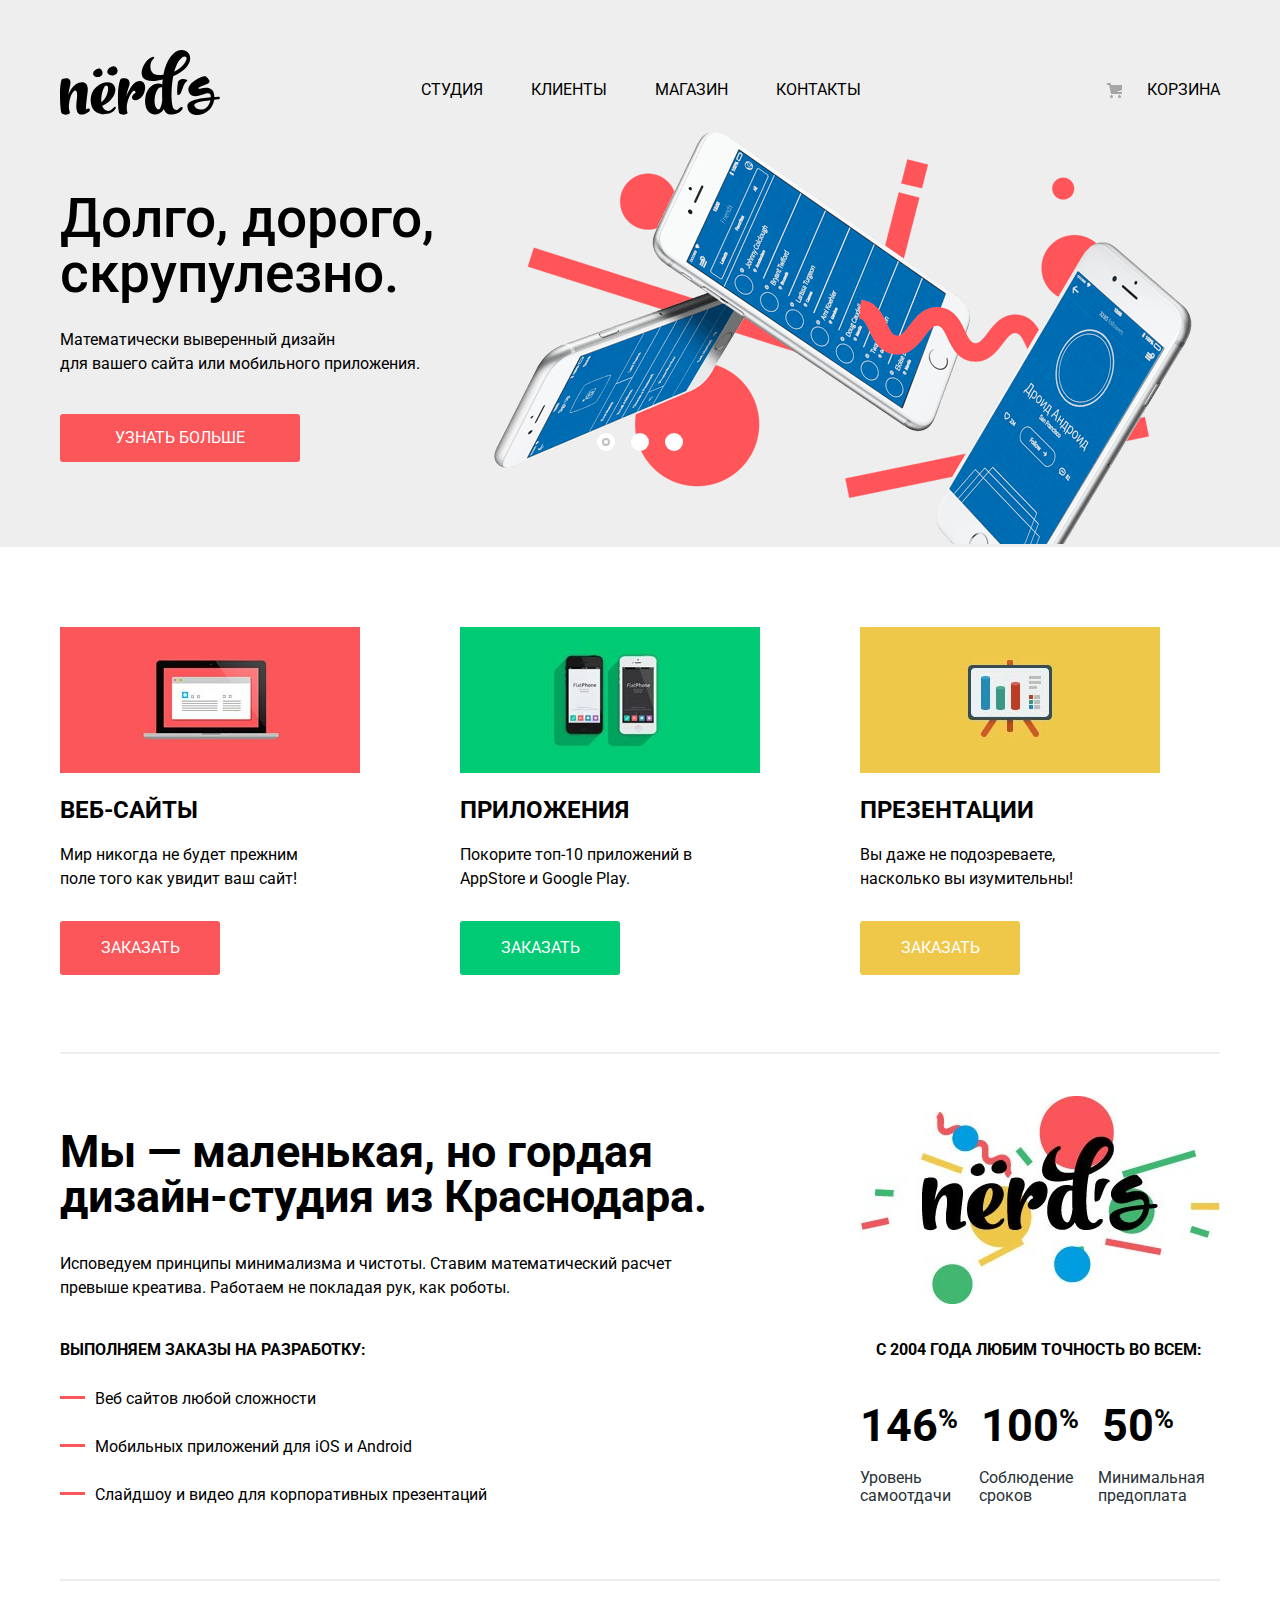
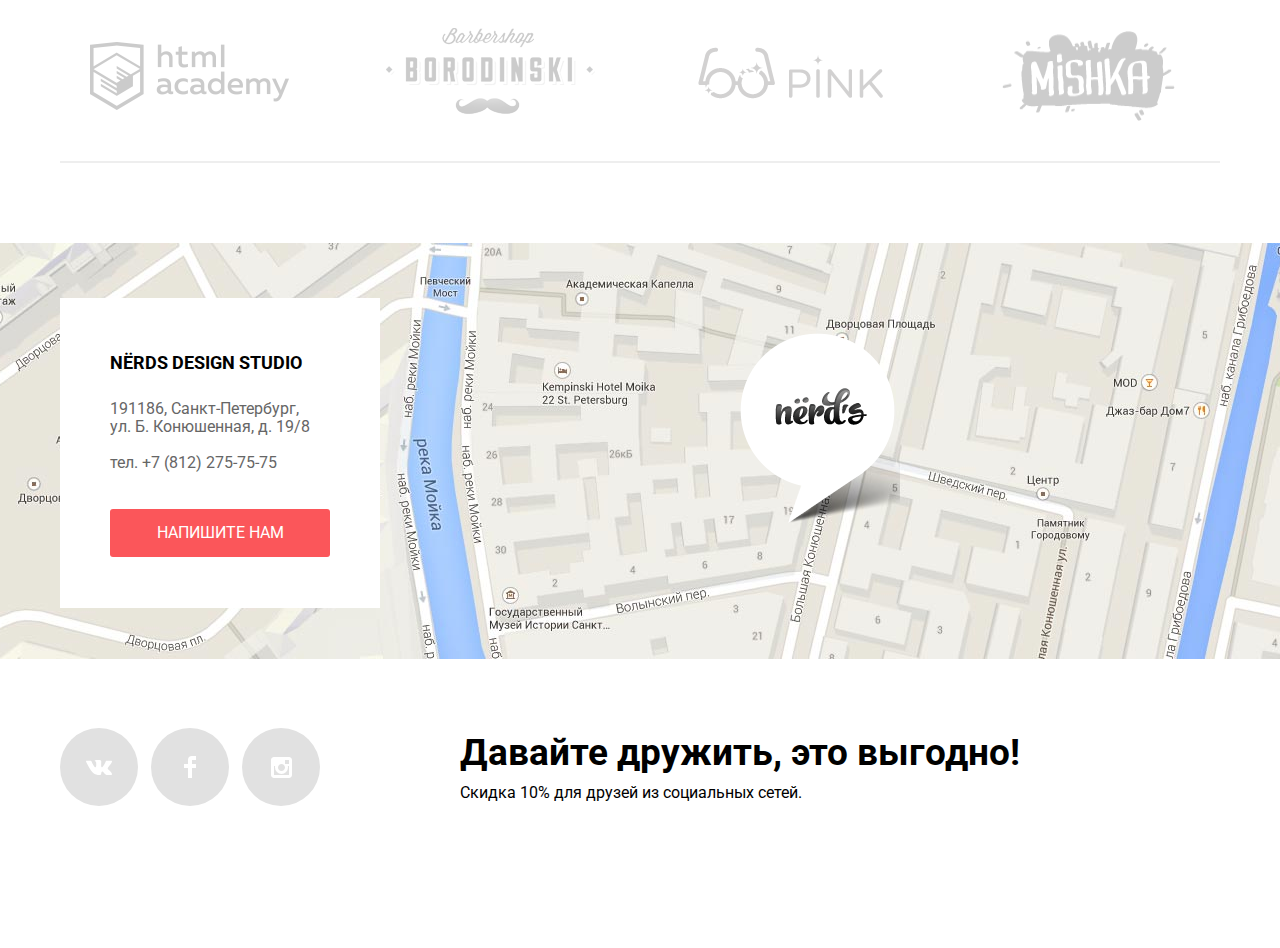
<file: index.html>
<!DOCTYPE html>
<html lang="ru">
   <head>
      <meta charset="utf-8">
      <title>Студия дизайна Nёrd`s</title>
      <link href="https://fonts.googleapis.com/css?family=Roboto:400,500&amp;subset=cyrillic" rel="stylesheet">
      <link href="css/normalize.css" rel="stylesheet">
      <link href="css/stylemini.css" rel="stylesheet" type="text/css">
   </head>
   <body>
      <header class="main-header">
         <nav class="main-nav">
            <a class="main-logo" href="index.html">
            <img src="img/nerds-logo.svg" width="160" height="65" alt="Студия дизайна Nerd`s">
            </a>
            <ul class="site-nav">
               <li><a href="#">Студия</a></li>
               <li><a href="#">Клиенты</a></li>
               <li><a href="catalog.html">Магазин</a></li>
               <li><a href="#">Контакты</a></li>
            </ul>
            <ul class="user-nav">
               <li><a  class="user-cart" href="#">Корзина</a></li>
            </ul>
         </nav>
      </header>
      <section class="slider">
         <h1 class="visually-hidden">Студия дизайна Nёrd`s</h1>
         <div class="container">
            <h2 class="visually-hidden">Преимущества</h2>
            <input class="visually-hidden product-1" type="radio" id="product-1" name="toggle" checked>
            <input class="visually-hidden product-2" type="radio" id="product-2" name="toggle">
            <input class="visually-hidden product-3" type="radio" id="product-3" name="toggle">
            <div class="slider-controls">
               <label class="slider-controls-item slider-controls-item--1" for="product-1">Первый</label>
               <label class="slider-controls-item slider-controls-item--2" for="product-2">Второй</label>
               <label class="slider-controls-item slider-controls-item--3" for="product-3">Третий</label>
            </div>
            <ul class="slider-list">
               <li class="slider-item">
                  <h3>Долго, дорого,<br> скрупулезно.</h3>
                  <p>Математически выверенный дизайн<br> для вашего сайта или мобильного приложения.</p>
                  <a class="slider-item-button button" href="#">Узнать больше</a>
               </li>
               <li class="slider-item">
                  <h3>Любим математику как никто другой</h3>
                  <p>Никакого креатива, только математические формулы для расчета идеальных пропорций.</p>
                  <a class="slider-item-button button" href="#">Узнать больше</a>
               </li>
               <li class="slider-item">
                  <h3>Только ночь,<br> только хардкор</h3>
                  <p>Работать днем, как все? Мы против этого.<br> Ближе к полуночи работа только начинается.</p>
                  <a class="slider-item-button button" href="#">Узнать больше</a>
               </li>
            </ul>
         </div>
      </section>
      <section class="advantages">
         <h2 class="visually-hidden">Услуги</h2>
         <ul class="advantages-list">
            <li class="advantages-item">
               <img src="img/illustration-1.jpg" width="300" height="146" alt="Иллюстрация 1">
               <p class="advantages-header">Веб-сайты</p>
               <p class="advantages-text">Мир никогда не будет прежним поле того как увидит ваш сайт!</p>
               <a class="button red" href="#">Заказать</a>
            </li>
            <li class="advantages-item">
               <img src="img/illustration-2.jpg" width="300" height="146" alt="Иллюстрация 2">
               <p class="advantages-header">Приложения</p>
               <p class="advantages-text">Покорите топ-10 приложений в AppStore и Google Play.</p>
               <a class="button green" href="#">Заказать</a>
            </li>
            <li class="advantages-item">
               <img src="img/illustration-3.jpg" width="300" height="146" alt="Иллюстрация 3">
               <p class="advantages-header">Презентации</p>
               <p class="advantages-text">Вы даже не подозреваете, насколько вы изумительны!</p>
               <a class="button yellow" href="#">Заказать</a>
            </li>
         </ul>
      </section>
      <section class="studio">
         <div class="studio-wrap">
            <div class="studio-wrap-wrap">
               <div class="studio-manifest">
                  <h3>Мы — маленькая, но гордая дизайн-студия из Краснодара.</h3>
                  <p>Исповедуем принципы минимализма и чистоты. Ставим математический расчет превыше креатива. Работаем не покладая рук, как роботы.</p>
                  <p class="studio-header">Выполняем заказы на разработку:</p>
                  <ul class="studio-list">
                     <li>Веб сайтов любой сложности</li>
                     <li>Мобильных приложений для iOS и Android</li>
                     <li>Слайдшоу и видео для корпоративных презентаций</li>
                  </ul>
               </div>
               <div class="studio-stats">
                  <h3 class="visually-hidden">Наша статистика</h3>
                  <img src="img/nerds-illustration.jpg" width="360" height="208" alt="Иллюстрация">
                  <p class="stats-header">С 2004 года любим точность во всем:</p>
                  <div>146<sup>%</sup></div>
                  <div>100<sup>%</sup></div>
                  <div>50<sup>%</sup></div>
                  <span>Уровень самоотдачи</span>						
                  <span>Соблюдение сроков</span>						
                  <span>Минимальная предоплата</span>
               </div>
            </div>
         </div>
      </section>
      <section class="clients">
         <h2 class="visually-hidden">Наши клиенты</h2>
         <div class="clients-wrap">
            <ul class="clients-list">
               <li class="client-1"><a href="https://htmlacademy.ru/intensive/htmlcss"><img src="img/logo-1.png" width="199" height="68" alt="html academy"></a></li>
               <li class="client-2"><a href="#"><img src="img/logo-2.png" width="209" height="90" alt="barbershop Бородинский"></a></li>
               <li class="client-3"><a href="#"><img src="img/logo-3.png" width="185" height="52" alt="Pink"></a></li>
               <li class="client-4"><a href="#"><img src="img/logo-4.png" width="173" height="90" alt="Mishka"></a></li>
            </ul>
         </div>
      </section>
      <section class="contacts">
         <h2 class="visually-hidden">Контакты</h2>
         <div class="contacts-wrap">
            <!-- <iframe src="https://www.google.com/maps/embed?pb=!1m18!1m12!1m3!1d1998.5991043651586!2d30.320894616097!3d59.938794181876254!2m3!1f0!2f0!3f0!3m2!1i1024!2i768!4f13.1!3m3!1m2!1s0x4696310fca5ba729%3A0xea9c53d4493c879f!2sBolshaya+Konyushennaya+Street%2C+19%2C+Sankt-Peterburg%2C+Russia%2C+191186!5e0!3m2!1sen!2see!4v1522320612574" width="1200" height="420" frameborder="0" style="border:0" allowfullscreen></iframe> -->
            <div class="contacts-box">
               <p class="contacts-header">Nёrds design studio</p>
               <address>191186, Санкт-Петербург,
                  ул. Б. Конюшенная, д. 19/8
               </address>
               <a class="tel" href="tel:+78122757575">тел. +7 (812) 275-75-75</a>
               <a class="button contacts-btn" href="contact.html">Напишите нам</a>
            </div>
         </div>
      </section>
      <footer class="footer">
         <div class="footer-wrap">
            <div class="footer-social">
               <a class="social-link" href="#">
                  <span class="visually-hidden">Вконтакте</span>
                  <svg xmlns="http://www.w3.org/2000/svg" width="26" height="15" viewBox="0 0 26 15">
                     <path fill="#FFF" d="M16.138 11.51c.956-.309 2.18 2.04 3.483 2.939.978.681 1.727.534 1.727.534l3.473-.05s1.815-.112.957-1.554c-.071-.12-.503-1.069-2.585-3.022-2.177-2.043-1.882-1.712.739-5.244 1.597-2.153 2.236-3.468 2.036-4.028-.192-.539-1.365-.399-1.365-.399L20.69.713c-.381.001-.704.119-.851.515-.003.004-.621 1.666-1.445 3.079-1.741 2.989-2.436 3.148-2.724 2.961-.661-.433-.494-1.737-.494-2.664 0-2.897.432-4.105-.846-4.417-.427-.104-.739-.172-1.828-.182-1.392-.021-2.574 0-3.244.329-.445.223-.786.712-.579.74.26.035.843.16 1.155.586.401.552.389 1.789.389 1.789s.229 3.411-.54 3.834c-.528.29-1.25-.302-2.803-3.016-.793-1.388-1.392-2.922-1.392-2.922s-.116-.285-.326-.441c-.25-.185-.6-.244-.6-.244L.848.684S.29.7.085.946c-.182.218-.015.668-.015.668s2.909 6.881 6.203 10.347c3.02 3.182 6.452 2.971 6.452 2.971h1.555s.469-.054.709-.312c.224-.24.214-.691.214-.691s-.031-2.109.935-2.419z"/>
                  </svg>
               </a>
               <a class="social-link" href="#">
                  <span class="visually-hidden">Фейсбук</span>
                  <svg xmlns="http://www.w3.org/2000/svg" width="12" height="22" viewBox="0 0 12 22">
                     <path fill="#FFF" d="M12 4V0H8a4 4 0 0 0-4 4v4H0v4h4v10h4V12h4V8H8V4h4z"/>
                  </svg>
               </a>
               <a class="social-link" href="#">
                  <span class="visually-hidden">Инстаграм</span>
                  <svg xmlns="http://www.w3.org/2000/svg" width="21" height="21" viewBox="0 0 21 21">
                     <path fill="#FFF" d="M18 0H3C1.35 0 0 1.35 0 3v15c0 1.65 1.35 3 3 3h15c1.65 0 3-1.35 3-3V3c0-1.65-1.35-3-3-3zm-7.5 7c1.93 0 3.5 1.57 3.5 3.5S12.43 14 10.5 14 7 12.43 7 10.5 8.57 7 10.5 7zM18 18H3V9h1.181A6.504 6.504 0 0 0 4 10.5a6.5 6.5 0 1 0 13 0 6.45 6.45 0 0 0-.181-1.5H18v9zm0-11h-4V3h4v4z"/>
                  </svg>
               </a>
            </div>
            <div class="footer-content">
               <h2>Давайте дружить, это выгодно!</h2>
               <p>Скидка 10% для друзей из социальных сетей.</p>
            </div>
         </div>
      </footer>
      <section class="modal visually-hidden">
         <h2>Напишите нам</h2>
         <button class="modal-close" type="button">Закрыть</button>
         <form action="https://echo.htmlacademy.ru" method="post">
            <label for="name-field">
            Ваше имя:</label>
            <label for="e-mail-field">
            Ваш e-mail:</label>
            <input type="text" name="name" id="name-field" placeholder="Имя Фамилия" tabindex="1" required>
            <input type="email" name="e-mail" id="e-mail-field" placeholder="email@example.com" autocomplete="on" tabindex="2" required>
            <label for="message-field">
            Текст письма:</label>
            <textarea name="message" id="message-field" rows="10" cols="50" placeholder="В свободной форме" tabindex="3" required></textarea>
            <button class="button" type="submit">Отправить</button>
         </form>
      </section>
      <script src="js/scripts.js"></script>
   </body>
</html>
</file>
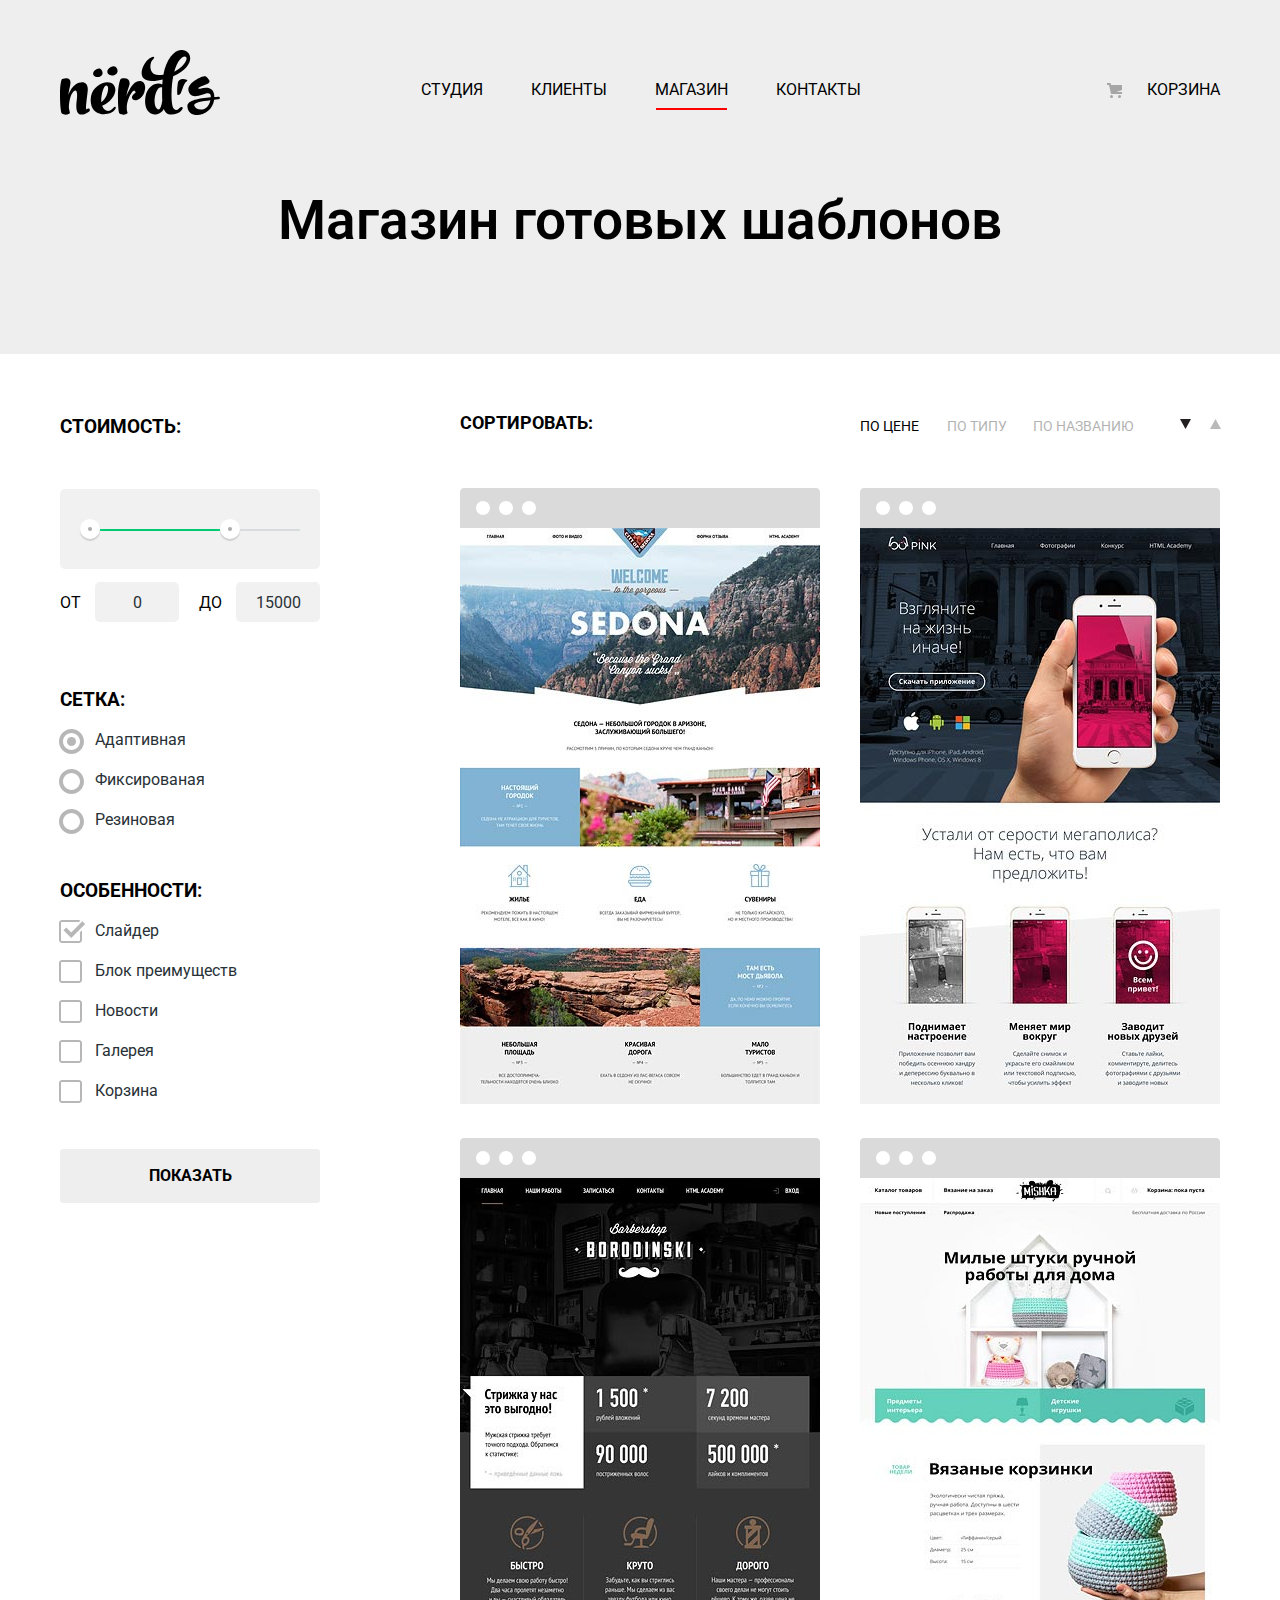
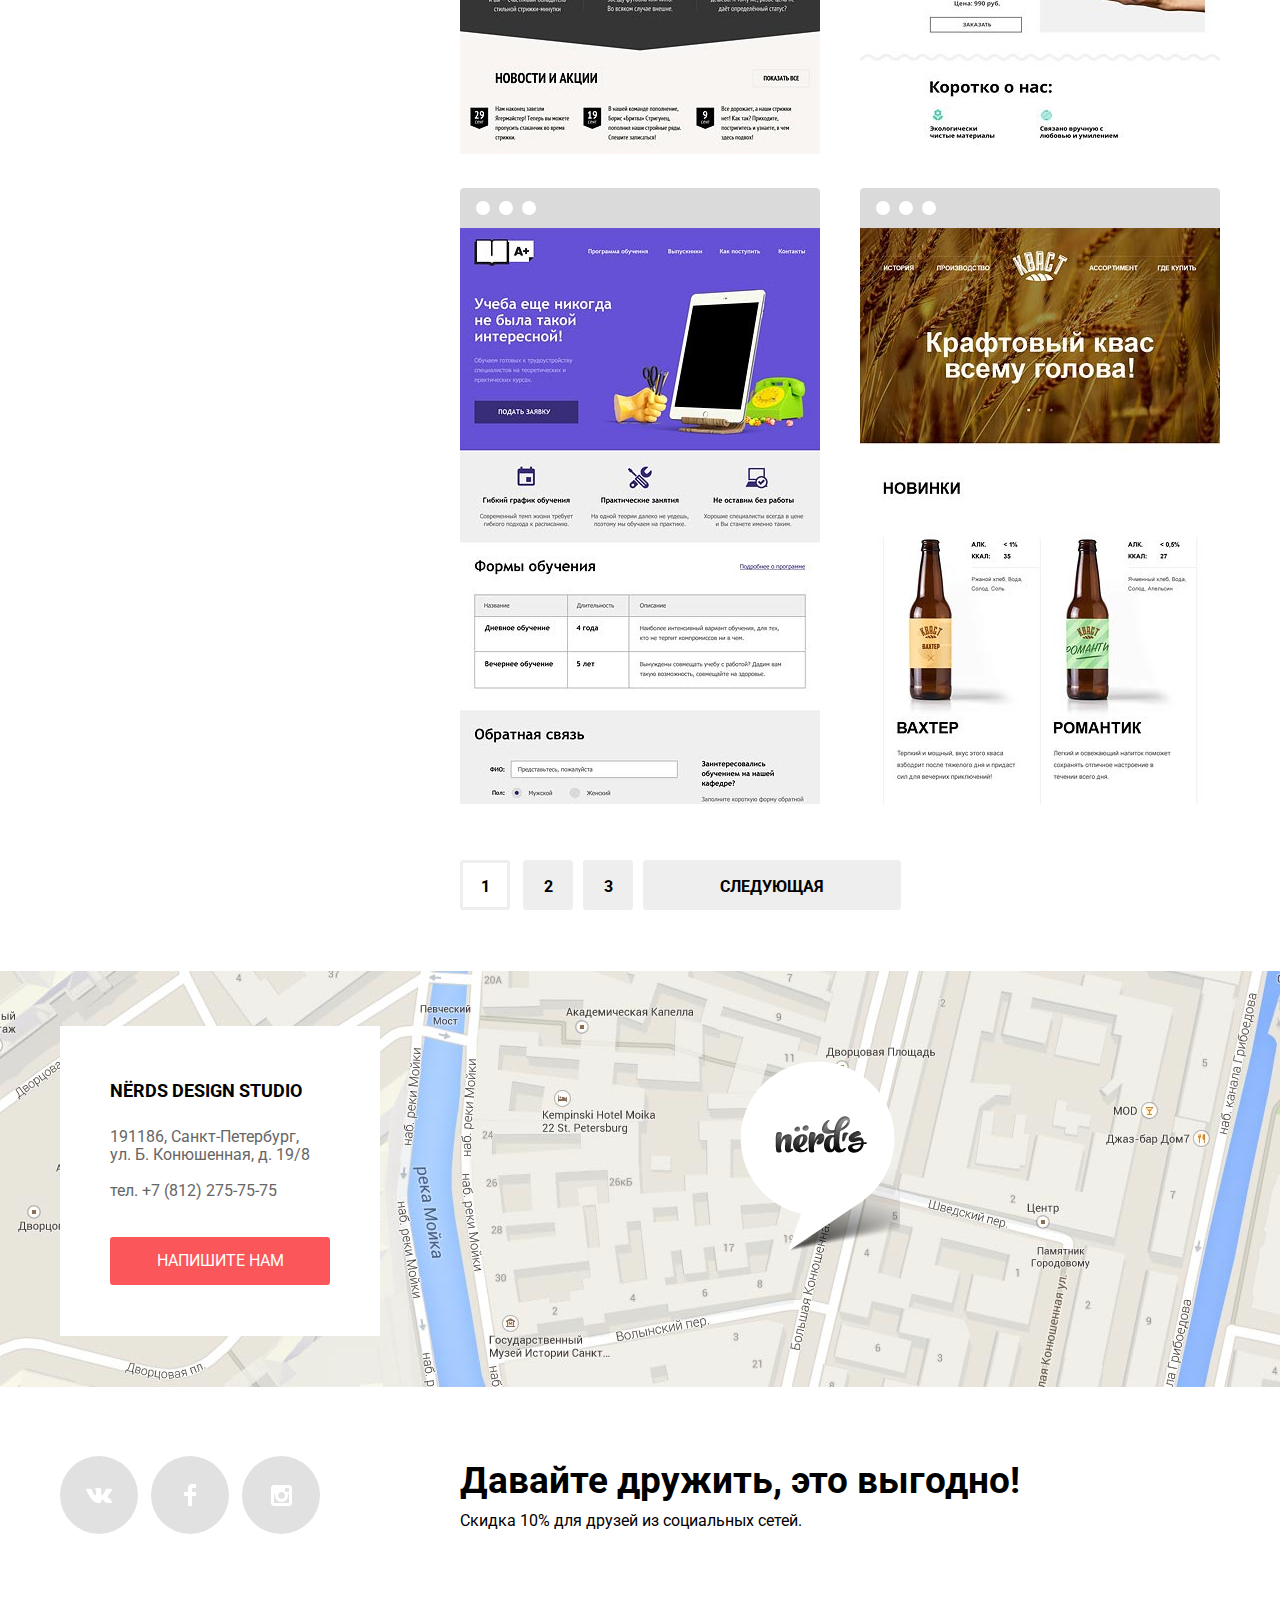
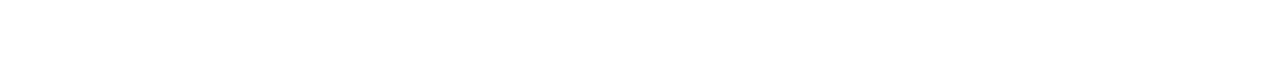
<file: catalog.html>
<!DOCTYPE html>
<html lang="ru">
   <head>
      <meta charset="utf-8">
      <title>Студия дизайна Nёrd`s - Каталог</title>
      <link href="https://fonts.googleapis.com/css?family=Roboto" rel="stylesheet">
      <link href="css/normalize.css" rel="stylesheet">
      <link href="css/stylemini.css" rel="stylesheet" type="text/css">
   </head>
   <body>
      <header class="main-header">
         <nav class="main-nav">
            <span class="main-logo">
            <a href="index.html">
            <img src="img/nerds-logo.svg" width="160" height="65" alt="Студия дизайна Nerd`s">
            </a>
            </span>
            <ul class="site-nav">
               <li><a href="#">Студия</a></li>
               <li><a href="#">Клиенты</a></li>
               <li><a class="site-nav-active" href="catalog.html">Магазин</a></li>
               <li><a href="#">Контакты</a></li>
            </ul>
            <ul class="user-nav">
               <li class="user-cart"><a href="#">Корзина</a></li>
            </ul>
         </nav>
      </header>
      <div class="catalog-header">
         <h1>Магазин готовых шаблонов</h1>
      </div>
      <div class="catalog-wrap">
         <section class="catalog-filter">
            <h2 class="visually-hidden">Фильтры</h2>
            <form class="filter" method="get" action="https://echo.htmlacademy.ru">
               <fieldset class="filter-item">
                  <legend>Стоимость:</legend>
                  <div class="range-filter">
                     <div class="range-controls">
                        <div class="scale">
                           <div class="bar" style="margin-left: 8%; width: 58%"></div>
                        </div>
                        <div class="toggle toggle-min"></div>
                        <div class="toggle toggle-max"></div>
                     </div>
                     <div class="price-controls">
                        <label for="min-price" class="min-price">от <input name="min-price" type="text" value="0" id="min-price"></label>
                        <label for="max-price" class="max-price">до <input name="max-price" type="text" value="15000" id="max-price"></label>
                     </div>
                  </div>
               </fieldset>
               <fieldset class="filter-item">
                  <legend>Сетка:</legend>
                  <ul>
                     <li class="filter-option">
                        <input class="visually-hidden filter-input filter-input-radio" type="radio" name="grid" id="adopt-grid" checked>
                        <label for="adopt-grid">Адаптивная</label>
                     </li>
                     <li class="filter-option">
                        <input class="visually-hidden filter-input filter-input-radio" type="radio" name="grid" id="fix-grid">
                        <label for="fix-grid">Фиксированая</label>
                     </li>
                     <li class="filter-option">
                        <input class="visually-hidden filter-input filter-input-radio" type="radio" name="grid" id="rubber-grid">
                        <label for="rubber-grid">Резиновая</label>
                     </li>
                  </ul>
               </fieldset>
               <fieldset class="filter-item">
                  <legend>Особенности:</legend>
                  <ul>
                     <li class="filter-option">
                        <input class="visually-hidden filter-input filter-input-checkbox" type="checkbox" name="slider" id="slider-field" checked>
                        <label for="slider-field">Слайдер</label>
                     </li>
                     <li class="filter-option">
                        <input class="visually-hidden filter-input filter-input-checkbox" type="checkbox" name="advantages" id="advantages-field">
                        <label for="advantages-field">Блок преимуществ</label>
                     </li>
                     <li class="filter-option">
                        <input class="visually-hidden filter-input filter-input-checkbox" type="checkbox" name="news" id="news-field">
                        <label for="news-field">Новости</label>
                     </li>
                     <li class="filter-option">
                        <input class="visually-hidden filter-input filter-input-checkbox" type="checkbox" name="gallery" id="gallery-field">
                        <label for="gallery-field">Галерея</label>
                     </li>
                     <li class="filter-option">
                        <input class="visually-hidden filter-input filter-input-checkbox" type="checkbox" name="cart" id="cart-field">
                        <label for="cart-field">Корзина</label>
                     </li>
                  </ul>
               </fieldset>
               <button class="button grey" type="submit">Показать</button>
            </form>
         </section>
         <section class="catalog-items">
            <h2 class="visually-hidden">Товары</h2>
            <div class="catalog-sort">
               <p>Сортировать:</p>
               <ul class="catalog-sort-list">
                  <li><a class="catalog-sort-disabled" href="#">По цене</a></li>
                  <li><a class="catalog-sort-active" href="#">По типу</a></li>
                  <li><a class="catalog-sort-active" href="#">По названию</a></li>
                  <li><a class="catalog-sort-down" href="#"><span class="visually-hidden">По убыванию</span></a></li>
                  <li><a class="catalog-sort-up" href="#"><span class="visually-hidden">По возростанию</span></a></li>
               </ul>
            </div>
            <ul class="catalog-items-list">
               <li class="catalog-item">
                  <div class="flag">
                     <svg xmlns="http://www.w3.org/2000/svg" width="360" height="40" viewBox="0 0 360 40" style="display: block;">
                        <path fill="#4D4D4D" d="M356 0H4C1.8 0 0 1.8 0 4v36h360V4c0-2.2-1.8-4-4-4zM22.991 27a7 7 0 1 1 0-14 7 7 0 0 1 0 14zm23.011 0a7 7 0 1 1 0-14 7 7 0 0 1 0 14zm23.011 0a7 7 0 1 1 0-14 7 7 0 0 1 0 14z"/>
                     </svg>
                  </div>
                  <img src="img/img-sedona.jpg" width="360" height="576" alt="Макет проекта Sedona">
                  <div class="item-card">
                     <a href="#">Sedona</a>
                     <p>Информационный сайт для туристов</p>
                     <a class="button red" href="#">9900 руб</a>
                  </div>
               </li>
               <li class="catalog-item">
                  <div class="flag">
                     <svg xmlns="http://www.w3.org/2000/svg" width="360" height="40" viewBox="0 0 360 40" style="display: block;">
                        <path fill="#4D4D4D" d="M356 0H4C1.8 0 0 1.8 0 4v36h360V4c0-2.2-1.8-4-4-4zM22.991 27a7 7 0 1 1 0-14 7 7 0 0 1 0 14zm23.011 0a7 7 0 1 1 0-14 7 7 0 0 1 0 14zm23.011 0a7 7 0 1 1 0-14 7 7 0 0 1 0 14z"/>
                     </svg>
                  </div>
                  <img src="img/img-pink.jpg" width="360" height="576" alt="Макет проекта Pink">
                  <div class="item-card">
                     <a href="#">Pink App</a>
                     <p>Продуктовый лендинг приложения для iOS и Android</p>
                     <a class="button red" href="#">9900 руб</a>
                  </div>
               </li>
               <li class="catalog-item">
                  <div class="flag">
                     <svg xmlns="http://www.w3.org/2000/svg" width="360" height="40" viewBox="0 0 360 40" style="display: block;">
                        <path fill="#4D4D4D" d="M356 0H4C1.8 0 0 1.8 0 4v36h360V4c0-2.2-1.8-4-4-4zM22.991 27a7 7 0 1 1 0-14 7 7 0 0 1 0 14zm23.011 0a7 7 0 1 1 0-14 7 7 0 0 1 0 14zm23.011 0a7 7 0 1 1 0-14 7 7 0 0 1 0 14z"/>
                     </svg>
                  </div>
                  <img src="img/img-barbershop.jpg" width="360" height="576" alt="Макет проекта Barbershop">
                  <div class="item-card">
                     <a href="#">Barbershop</a>
                     <p>Сайт салоны красоты. Для мужчин, да.</p>
                     <a class="button red" href="#">9900 руб</a>
                  </div>
               </li>
               <li class="catalog-item">
                  <div class="flag">
                     <svg xmlns="http://www.w3.org/2000/svg" width="360" height="40" viewBox="0 0 360 40" style="display: block;">
                        <path fill="#4D4D4D" d="M356 0H4C1.8 0 0 1.8 0 4v36h360V4c0-2.2-1.8-4-4-4zM22.991 27a7 7 0 1 1 0-14 7 7 0 0 1 0 14zm23.011 0a7 7 0 1 1 0-14 7 7 0 0 1 0 14zm23.011 0a7 7 0 1 1 0-14 7 7 0 0 1 0 14z"/>
                     </svg>
                  </div>
                  <img src="img/img-mishka.jpg" width="360" height="576" alt="Макет проекта Mishka">
                  <div class="item-card">
                     <a href="#">Mishka</a>
                     <p>Интернет-магазин вязаных игрушек</p>
                     <a class="button red" href="#">9900 руб</a>
                  </div>
               </li>
               <li class="catalog-item">
                  <div class="flag">
                     <svg xmlns="http://www.w3.org/2000/svg" width="360" height="40" viewBox="0 0 360 40" style="display: block;">
                        <path fill="#4D4D4D" d="M356 0H4C1.8 0 0 1.8 0 4v36h360V4c0-2.2-1.8-4-4-4zM22.991 27a7 7 0 1 1 0-14 7 7 0 0 1 0 14zm23.011 0a7 7 0 1 1 0-14 7 7 0 0 1 0 14zm23.011 0a7 7 0 1 1 0-14 7 7 0 0 1 0 14z"/>
                     </svg>
                  </div>
                  <img src="img/img-aplus.jpg" width="360" height="576" alt="Макет проекта aPlus">
                  <div class="item-card">
                     <a href="#">A Plus</a>
                     <p>Лендинг курсов повышения квалификации</p>
                     <a class="button red" href="#">9900 руб</a>
                  </div>
               </li>
               <li class="catalog-item">
                  <div class="flag">
                     <svg xmlns="http://www.w3.org/2000/svg" width="360" height="40" viewBox="0 0 360 40" style="display: block;">
                        <path fill="#4D4D4D" d="M356 0H4C1.8 0 0 1.8 0 4v36h360V4c0-2.2-1.8-4-4-4zM22.991 27a7 7 0 1 1 0-14 7 7 0 0 1 0 14zm23.011 0a7 7 0 1 1 0-14 7 7 0 0 1 0 14zm23.011 0a7 7 0 1 1 0-14 7 7 0 0 1 0 14z"/>
                     </svg>
                  </div>
                  <img src="img/img-kvast.jpg" width="360" height="576" alt="Макет проекта Kvast">
                  <div class="item-card">
                     <a href="#">Кваст</a>
                     <p>Промо-сайт производителя крафтового кваса</p>
                     <a class="button red" href="#">9900 руб</a>.
                  </div>
               </li>
            </ul>
            <div class="catalog-pages">
               <ul aria-label="Страницы каталога">
                  <li>
                     <a class="catalog-page-active" title="Ссылка на первую страницу каталога" href="#">1</a>
                  </li>
                  <li>
                     <a class="catalog-page" title="Ссылка на вторую страницу каталога" href="#">2</a>
                  </li>
                  <li>
                     <a class="catalog-page" title="Ссылка на третью страницу каталога" href="#">3</a>
                  </li>
                  <li>
                     <a class="catalog-page-next" title="Ссылка на следующую страницу каталога" href="#">Следующая</a>
                  </li>
               </ul>
            </div>
         </section>
      </div>
      <section class="contacts">
         <h2 class="visually-hidden">Контакты</h2>
         <div class="contacts-wrap">
            <div class="contacts-box">
               <p class="contacts-header">Nёrds design studio</p>
               <address>191186, Санкт-Петербург,
                  ул. Б. Конюшенная, д. 19/8
               </address>
               <a class="tel" href="tel:+78122757575">тел. +7 (812) 275-75-75</a>
               <button class="button contacts-btn">Напишите нам</button>
            </div>
         </div>
      </section>
      <footer class="footer">
         <div class="footer-wrap">
            <div class="footer-social">
               <a class="social-link" href="#">
                  <span class="visually-hidden">Вконтакте</span>
                  <svg xmlns="http://www.w3.org/2000/svg" width="26" height="15" viewBox="0 0 26 15">
                     <path fill="#FFF" d="M16.138 11.51c.956-.309 2.18 2.04 3.483 2.939.978.681 1.727.534 1.727.534l3.473-.05s1.815-.112.957-1.554c-.071-.12-.503-1.069-2.585-3.022-2.177-2.043-1.882-1.712.739-5.244 1.597-2.153 2.236-3.468 2.036-4.028-.192-.539-1.365-.399-1.365-.399L20.69.713c-.381.001-.704.119-.851.515-.003.004-.621 1.666-1.445 3.079-1.741 2.989-2.436 3.148-2.724 2.961-.661-.433-.494-1.737-.494-2.664 0-2.897.432-4.105-.846-4.417-.427-.104-.739-.172-1.828-.182-1.392-.021-2.574 0-3.244.329-.445.223-.786.712-.579.74.26.035.843.16 1.155.586.401.552.389 1.789.389 1.789s.229 3.411-.54 3.834c-.528.29-1.25-.302-2.803-3.016-.793-1.388-1.392-2.922-1.392-2.922s-.116-.285-.326-.441c-.25-.185-.6-.244-.6-.244L.848.684S.29.7.085.946c-.182.218-.015.668-.015.668s2.909 6.881 6.203 10.347c3.02 3.182 6.452 2.971 6.452 2.971h1.555s.469-.054.709-.312c.224-.24.214-.691.214-.691s-.031-2.109.935-2.419z"/>
                  </svg>
               </a>
               <a class="social-link" href="#">
                  <span class="visually-hidden">Фейсбук</span>
                  <svg xmlns="http://www.w3.org/2000/svg" width="12" height="22" viewBox="0 0 12 22">
                     <path fill="#FFF" d="M12 4V0H8a4 4 0 0 0-4 4v4H0v4h4v10h4V12h4V8H8V4h4z"/>
                  </svg>
               </a>
               <a class="social-link" href="#">
                  <span class="visually-hidden">Инстаграм</span>
                  <svg xmlns="http://www.w3.org/2000/svg" width="21" height="21" viewBox="0 0 21 21">
                     <path fill="#FFF" d="M18 0H3C1.35 0 0 1.35 0 3v15c0 1.65 1.35 3 3 3h15c1.65 0 3-1.35 3-3V3c0-1.65-1.35-3-3-3zm-7.5 7c1.93 0 3.5 1.57 3.5 3.5S12.43 14 10.5 14 7 12.43 7 10.5 8.57 7 10.5 7zM18 18H3V9h1.181A6.504 6.504 0 0 0 4 10.5a6.5 6.5 0 1 0 13 0 6.45 6.45 0 0 0-.181-1.5H18v9zm0-11h-4V3h4v4z"/>
                  </svg>
               </a>
            </div>
            <div class="footer-content">
               <h2>Давайте дружить, это выгодно!</h2>
               <p>Скидка 10% для друзей из социальных сетей.</p>
            </div>
         </div>
      </footer>
      <section class="modal visually-hidden">
         <h2>Напишите нам</h2>
         <button class="modal-close" type="button">Закрыть</button>
         <form action="https://echo.htmlacademy.ru" method="post">
            <label for="name-field">
            Ваше имя:</label>
            <label for="e-mail-field">
            Ваш e-mail:</label>
            <input type="text" name="name" id="name-field" placeholder="Имя Фамилия" tabindex="1" required>
            <input type="email" name="e-mail" id="e-mail-field" placeholder="email@example.com" autocomplete="on" tabindex="2" required>
            <label for="message-field">
            Текст письма:</label>
            <textarea name="message" id="message-field" rows="10" cols="50" placeholder="В свободной форме" tabindex="3" required></textarea>
            <button class="button" type="submit">Отправить</button>
         </form>
      </section>
   </body>
</html>
</file>
<file: css/stylemini.css>
body{display:-webkit-box;display:-ms-flexbox;display:-webkit-flex;display:flex;flex-direction:column;margin:0;padding:0;min-width:1200px;font-family:Roboto,Arial,sans-serif;font-size:16px;line-height:24px;font-weight:400;color:#000}a{text-decoration:none}.visually-hidden:not(:focus):not(:active),input[type="checkbox"].visually-hidden,input[type="radio"].visually-hidden{position:absolute;width:1px;height:1px;margin:-1px;border:0;padding:0;white-space:nowrap;clip-path:inset(100%);clip:rect(0 0 0 0);overflow:hidden}.main-header{background-color:#eee}.main-nav{display:-webkit-box;display:-ms-flexbox;display:-webkit-flex;display:flex;justify-content:space-between;align-items:stretch;width:1160px;margin:auto;padding-top:50px;padding-left:20px;padding-right:20px;font-size:16px;line-height:30px;font-weight:400;text-transform:uppercase;color:#000;background-color:#eee}.main-logo{flex-basis:160px;height:65px}.main-logo:hover,.main-logo:focus{opacity:.8}.main-logo:active{opacity:.3}.site-nav a,.user-nav a{display:block;vertical-align:middle}.site-nav{display:-webkit-box;display:-ms-flexbox;display:-webkit-flex;display:flex;justify-content:space-between;align-items:flex-start;flex-wrap:wrap;width:440px;margin:0;margin-top:25px;margin-left:160px;padding:0}.user-nav{display:-webkit-box;display:-ms-flexbox;display:-webkit-flex;display:flex;align-items:center;flex-wrap:wrap;margin-top:25px;margin-left:165px;text-align:right}.user-cart{position:relative;padding-left:40px}.user-cart::before{content:"";position:absolute;top:8px;left:0;width:15px;height:16px;background-image:url("../img/cart-icon.svg");background-repeat:no-repeat;background-position:0 0;background-color:#eee}.site-nav,.user-nav{list-style:none}.site-nav a,.user-nav a{color:#000;display:block}.site-nav a:hover,.user-nav a:hover{color:#fb565a}.site-nav a:focus,.user-nav a:focus{color:rgba(0,0,0,0.3)}.slider{position:relative;background-color:#eee}.container{width:1200px;margin:0 auto;padding:0 20px;box-sizing:border-box}.slider-controls{position:absolute;left:50%;bottom:104px;z-index:100;width:160px;height:18px;text-align:center;font-size:0;transform:translateX(-50%)}.slider-controls label{position:relative;display:inline-block;vertical-align:baseline;width:18px;height:18px;padding:8px;border-radius:50%;cursor:pointer}.slider-controls label::after{content:"";position:absolute;top:8px;left:8px;z-index:1;width:18px;height:18px;background:#fff;border-radius:50%}.slider-list{margin:0;padding:0;list-style:none}.slider-item{display:none;padding:70px 0 85px 0}.slider-item:nth-child(1){background-image:url("../img/slide1.png");background-repeat:no-repeat;background-position:94% 10px}.slider-item:nth-child(2){background-image:url("../img/slide2.png");background-repeat:no-repeat;background-position:100% 0}.slider-item:nth-child(3){background-image:url("../img/slide3.png");background-repeat:no-repeat;background-position:100% 20px}.product-1:checked~.slider-list .slider-item:nth-child(1){display:block}.product-2:checked~.slider-list .slider-item:nth-child(2){display:block}.product-3:checked~.slider-list .slider-item:nth-child(3){display:block}.product-1:checked~.slider-controls .slider-controls-item--1::before,.product-2:checked~.slider-controls .slider-controls-item--2::before,.product-3:checked~.slider-controls .slider-controls-item--3::before{content:"";position:absolute;left:50%;top:50%;z-index:2;width:4px;height:4px;margin:-4px;background-color:inherit;border:2px solid #c1c1c1;border-radius:50%}.slider-item h3{max-width:600px;margin:0;margin-bottom:27px;font-size:55px;line-height:55px;font-weight:500}.slider-item p{max-width:430px;margin:0;margin-bottom:38px}.button{display:block;width:240px;padding:15px 0;font-size:16px;line-height:18px;color:#fff;text-transform:uppercase;text-align:center;text-decoration:none;background-color:#fb565a;border-radius:3px;border:0}.button:hover,.button:focus{background-color:#e74246}.button:active{background-color:#d7373b;color:rgba(255,255,255,0.3);box-shadow:0 3px rgba(0,0,0,0.1) inset}.advantages{background-color:#fff}.advantages-list{list-style:none;display:-webkit-box;display:-ms-flexbox;display:-webkit-flex;display:flex;flex-direction:row;align-items:left;justify-content:space-between;width:1160px;margin:auto;padding:0 20px;margin-top:80px;padding-bottom:77px}.advantages-item{width:300px;margin-right:100px}.advantages-header{margin:0;padding-top:15px;font-size:24px;line-height:30px;font-weight:bold;color:#000;background-color:#fff;text-transform:uppercase}.advantages-text{width:250px;padding-top:2px}.button.red,.button.green,.button.yellow{padding:18px 0;width:160px;margin-top:30px}.button.green{background-color:#00ca74}.button.yellow{background-color:#efc84a}.button.green:hover,.button.green:focus{background-color:#00bc6c}.button.yellow:hover,.button.yellow:focus{background-color:#eab534}.button.green:active{color:rgba(255,255,255,0.3);background-color:#00aa62}.button.yellow:active{color:rgba(255,255,255,0.3);background-color:#e5a722}.button.grey{width:260px;color:#000;font-weight:bold;background-color:#eee;border:3px solid #eee;border-radius:3px}.button.grey:hover,.button.grey:focus{background-color:#dfdfdf;border:3px solid #dfdfdf}.button.grey:active{color:#a8a8a8;background-color:#d5d5d5;border:3px solid #d5d5d5;border-top:3px solid #bfbfbf}.studio-wrap{width:1160px;margin:auto;margin-bottom:72px;padding:0 20px}.studio-wrap-wrap{display:-webkit-box;display:-ms-flexbox;display:-webkit-flex;display:flex;align-items:left;justify-content:space-between;width:100%;border-top:2px solid #eee}.studio-manifest{margin-top:75px;width:680px;margin-right:80px}.studio-manifest h3{margin:0;padding:0;margin-bottom:33px;font-size:45px;line-height:45px;font-weight:bold;color:#000}.studio-header{margin-top:38px;margin-bottom:25px;font-size:16px;line-height:24px;font-weight:bold;color:#000;background-color:#fff;text-transform:uppercase}.studio-list{margin:0;padding:0;list-style:none}.studio-list li{position:relative;margin-bottom:24px;padding-left:35px}.studio-list li:last-child{margin-bottom:0}.studio-list li::before{content:"";position:absolute;top:9px;left:0;width:25px;height:3px;background-color:#fb565a}.studio-stats{font-size:45px;line-height:10px;font-weight:bold;color:#000;background-color:#fff;margin-top:42px;width:360px;margin-left:20px}.stats-header{margin-top:34px;margin-bottom:25px;margin-left:16px;font-size:16px;line-height:24px;font-weight:bold;color:#000;background-color:#fff;text-transform:uppercase}.studio-stats div{display:inline-block;vertical-align:baseline;margin-top:34px;margin-right:12px}.studio-stats span{display:inline-block;vertical-align:baseline;margin-top:37px;width:110px;font-size:16px;line-height:18px;font-weight:normal;color:#283136;background-color:#fff;margin-right:-2px}.studio-stats sup{font-size:27px}.clients{display:-webkit-box;display:-ms-flexbox;display:-webkit-flex;display:flex;margin-bottom:45px}.clients-wrap{display:-webkit-box;display:-ms-flexbox;display:-webkit-flex;display:flex;width:1160px;min-height:180px;margin:auto;border-top:2px solid #eee;border-bottom:2px solid #eee}.clients-list{list-style:none;display:-webkit-box;display:-ms-flexbox;display:-webkit-flex;display:flex;margin-top:32px;margin-left:30px;margin-right:45px;padding:0;width:100%;flex-wrap:wrap;align-items:center;justify-content:flex-start}.clients-list li{opacity:.2}.clients-list li:nth-child(2){margin-left:97px;margin-top:-5px}.clients-list li:nth-child(3){margin-left:103px;margin-top:-5px}.clients-list li:last-child{margin-left:119px;margin-top:0}.clients-list li:hover,.clients-list li:focus{opacity:1}.clients-list li:active{opacity:.1}.contacts{display:-webkit-box;display:-ms-flexbox;display:-webkit-flex;display:flex;background-image:url("../img/map.jpg");background-repeat:no-repeat;background-position:center;width:100%}.contacts-wrap{display:-webkit-box;display:-ms-flexbox;display:-webkit-flex;display:flex;position:relative;width:1200px;min-height:415px;margin-left:auto;margin-right:auto;margin-bottom:70px;padding:0}.contacts-wrap iframe{position:absolute;z-index:1;border:0}.contacts-box{position:absolute;width:320px;height:310px;margin-top:90px;margin-left:20px;z-index:2;background-color:#fff}.contacts-box:after{content:"";position:absolute;top:35px;left:680px;width:160px;height:190px;background-image:url("../img/map-marker.png");background-repeat:no-repeat;background-position:0 0}.contacts-header{margin:0;padding:0;margin-top:50px;margin-bottom:22px;margin-left:50px;font-size:18px;line-height:30px;font-weight:bold;color:#000;background-color:#fff;text-transform:uppercase}.contacts-box address{width:205px;margin:0;padding:0;margin-bottom:15px;margin-left:50px;font-size:16px;line-height:18px;font-weight:normal;font-style:normal;color:#666;background-color:#fff}.tel{text-decoration:none;margin-left:50px;padding-bottom:10px;font-size:16px;line-height:18px;font-weight:normal;color:#666;background-color:#fff}.footer{background-color:#fff;margin-top:35px}.footer-wrap{display:-webkit-box;display:-ms-flexbox;display:-webkit-flex;display:flex;width:1160px;min-height:220px;margin:auto;padding:0 20px}.footer-social{display:-webkit-box;display:-ms-flexbox;display:-webkit-flex;display:flex;flex-wrap:wrap;justify-content:space-between;width:260px}.social-link{display:-webkit-box;display:-ms-flexbox;display:-webkit-flex;display:flex;align-items:center;justify-content:center;width:78px;height:78px;border-radius:50%;background-color:#e1e1e1}.social-link:hover,.social-link:focus{background-color:#e74246}.social-link:active{color:rgba(255,255,255,0.3);background-color:#d7373b}.social-link:active svg{opacity:.3}.footer-content{margin-left:140px}.footer-content h2{margin:0;padding-top:12px;font-size:36.5px;line-height:25px;font-weight:bold;color:#000;background-color:#fff}.modal{position:fixed;z-index:1000;top:120px;left:50%;color:#000;background-color:#fff;width:860px;margin-left:-480px;padding-top:60px;padding-left:100px;box-shadow:0 30px 50px rgba(0,0,0,0.7)}.modal-show{display:block}.modal-close{position:absolute;top:70px;right:100px;width:22px;height:22px;font-size:0;background-image:url("../img/close-cross.svg");opacity:.3;background-color:white;border:0;cursor:pointer}.modal-close:hover{opacity:1}.modal-close:focus,.modal-close:active{opacity:.1}.button.contacts-btn{margin-top:34px;margin-left:50px;width:220px}.modal h2{margin:0;padding:0;margin-bottom:40px;font-size:45px;line-height:45px;font-weight:medium;color:#000;background-color:#fff}.modal form{display:-webkit-box;display:-ms-flexbox;display:-webkit-flex;display:flex;align-items:center;width:760px;margin-bottom:85px;flex-wrap:wrap;justify-content:space-between}.modal label{margin-bottom:10px;width:360px;font-size:16px;line-height:18px;font-weight:bold;color:#000;background-color:#fff}.modal input,.modal textarea{box-sizing:border-box;width:360px;height:50px;padding:0;padding-left:10px;margin-bottom:30px;font:inherit;background-color:#fff;border:3px solid #eee}.modal textarea{width:760px;height:120px;padding-top:5px}.modal input:focus,.modal textarea:focus{border-color:#663d15}.modal input:hover,.modal textarea:hover{border-color:#b4b9bb}.site-nav-active{position:relative}.site-nav-active a[href]{pointer-events:none}.site-nav-active a:not([href]){background-color:#000}.site-nav-active::after{content:"";position:absolute;right:1px;bottom:-5px;left:1px;height:2px;background-color:red}.catalog-header{background-color:#eee}.catalog-header h1{margin:auto;padding:0;width:1200px;padding-top:72px;min-height:161px;font-size:55px;line-height:55px;font-weight:580;color:#000;text-align:center;background-color:#eee}.catalog-wrap{display:-webkit-box;display:-ms-flexbox;display:-webkit-flex;display:flex;flex-wrap:wrap;justify-content:space-between;width:1160px;margin:auto;padding:0 20px}.catalog-filter{display:-webkit-box;display:-ms-flexbox;display:-webkit-flex;display:flex;flex-wrap:wrap;justify-content:space-between;width:260px;margin-top:60px}.filter-item{display:-webkit-box;display:-ms-flexbox;display:-webkit-flex;display:flex;margin:0;padding:0;border:0;width:260px;margin-bottom:10px}.filter-item legend{font-size:19px;line-height:25px;text-transform:uppercase;font-weight:bold}.range-filter{width:260px;margin-top:50px;margin-bottom:45px}.range-controls{position:relative;height:40px;margin-bottom:10px;padding-top:40px;padding-right:20px;padding-left:20px;background-color:#f1f1f1;border-radius:5px}.range-controls .scale{height:2px;background:#d7dcde}.range-controls .bar{width:70%;height:2px;background:#00ca74}.range-controls .toggle{position:absolute;top:30px;left:0;width:4px;height:4px;padding:0;border:8px solid #fff;background-color:#ababab;box-shadow:0 2px 1px 0 #cfcfcf;border-radius:50%;cursor:pointer}.range-controls .toggle-min{left:20px}.range-controls .toggle-max{left:160px}.price-controls{font-size:0;display:-webkit-box;display:-ms-flexbox;display:-webkit-flex;display:flex;margin-bottom:10px}.price-controls label{display:inline-block;vertical-align:baseline;width:50%;font-size:16px;text-transform:uppercase}.price-controls input{width:80px;height:38px;margin-left:10px;margin-top:3px;font-family:Roboto,Arial,sans-serif;font-size:16px;text-align:center;color:#283136;border:0;border-radius:5px;background:#f1f1f1}.max-price{text-align:right}.filter ul{padding:0;margin:0;list-style:none;line-height:15px}.filter-option{margin-bottom:25px;margin-top:15px;padding-left:35px}.filter-option:last-child{margin-bottom:41px}.filter-option label{position:relative;color:#283136;display:block;cursor:pointer;user-select:none;margin-top:20px}.filter-input:hover+label,.filter-input:focus+label{color:#000}.filter-input:disabled+label{color:#000;opacity:.3}.filter-input-checkbox+label::before{content:"";position:absolute;left:-36px;top:-3px;background-image:url("../img/checkbox-off.svg");opacity:.4;background-repeat:no-repeat;width:26px;height:26px}.filter-input-checkbox:checked+label::before{content:"";position:absolute;top:-3px;left:-36px;width:26px;height:26px;background-image:url("../img/checkbox-on.svg");background-repeat:no-repeat}.filter-input-radio+label::before{content:"";position:absolute;left:-36px;top:-3px;width:26px;height:26px;background-image:url("../img/radio-off.svg");opacity:.4;background-repeat:no-repeat}.filter-input-radio:checked+label::before{content:"";position:absolute;top:-3px;left:-36px;width:26px;height:26px;background-image:url("../img/radio-on.svg");background-repeat:no-repeat}.filter-input-checkbox:hover+label::before,.filter-input-checkbox:checked:hover+label::before,.filter-input-radio:hover+label::before,.filter-input-radio:checked:hover+label::before{opacity:1}.catalog-items{display:-webkit-box;display:-ms-flexbox;display:-webkit-flex;display:flex;flex-flow:column;width:760px;margin-left:140px;margin-top:60px}.catalog-sort{display:-webkit-box;display:-ms-flexbox;display:-webkit-flex;display:flex;flex-wrap:wrap;justify-content:flex-start;margin:0;padding:0;margin-bottom:50px}.catalog-sort p{margin:0;padding:0;font-size:18px;line-height:18px;font-weight:bold;text-transform:uppercase;color:#000;background-color:#fff}.catalog-sort-list{display:-webkit-box;display:-ms-flexbox;display:-webkit-flex;display:flex;margin:0;padding:0;margin-left:267px;list-style:none}.catalog-sort-disabled{font-size:14px;line-height:18px;font-weight:normal;text-transform:uppercase;color:#000;background-color:#fff;pointer-events:none;margin-right:28px}.catalog-sort-active{list-style:none;font-size:14px;line-height:18px;font-weight:normal;text-transform:uppercase;color:#000;background-color:#fff;opacity:.3;margin-right:26px}.catalog-sort-active:hover,.catalog-sort-active:focus{opacity:.6}.catalog-sort-active:active{opacity:1}.catalog-sort-down{position:relative}.catalog-sort-up{position:relative}.catalog-sort-down::after{content:"";position:absolute;top:5px;left:20px;width:11px;height:10px;background-image:url("../img/icon-down-dir.svg");opacity:1}.catalog-sort-up::after{content:"";position:absolute;top:5px;left:50px;width:11px;height:10px;background-image:url("../img/icon-up-dir.svg");opacity:.3}.catalog-sort-down:hover::after,.catalog-sort-up:hover::after,.catalog-sort-down:focus::after,.catalog-sort-up:focus::after{opacity:.5}.catalog-sort-down:acive::after,.catalog-sort-up:active::after{opacity:1}.catalog-items-list{display:-webkit-box;display:-ms-flexbox;display:-webkit-flex;display:flex;flex-wrap:wrap;align-content:flex-start;justify-content:space-between;margin:0;padding:0;list-style:none}.catalog-item{display:-webkit-box;display:-ms-flexbox;display:-webkit-flex;display:flex;position:relative;display:block;width:360px;margin-bottom:34px}.catalog-item .flag{display:block;top:0;right:0;z-index:20;opacity:.2}.catalog-item:hover .flag{opacity:1}.catalog-item img{display:block;margin:0;padding:0}.item-card{position:absolute;bottom:0;left:0;display:-webkit-box;display:-ms-flexbox;display:-webkit-flex;display:flex;flex-direction:column;margin:0;padding:0;min-height:236px;background-color:#eee;width:360px;text-align:center}.item-card a{display:block;width:240px;margin:auto;padding-top:30px;font-size:18px;line-height:30px;font-weight:bold;text-transform:uppercase;color:#000}.item-card p{display:block;width:200px;min-height:50px;max-height:350px;margin:auto;padding-top:20px;font-size:16px;line-height:18px;font-weight:normal;color:#283136}.item-card .button.red{position:relative;width:200px;margin:25px auto;margin-bottom:50px;padding:10px 30px;color:white;font-weight:medium;background:#ee3643;border-radius:3px}.item-card .button.red:hover{background-color:#e74246}.item-card .button.red:focus{color:rgba(255,255,255,0.3);background-color:#d7373b}.catalog-item .item-card{display:none}.catalog-item:hover .item-card{display:block}.catalog-pages{display:-webkit-box;display:-ms-flexbox;display:-webkit-flex;display:flex;margin-left:-40px;margin-bottom:0;margin-top:6px;padding:0;justify-content:flex-start}.catalog-pages ul{display:-webkit-box;display:-ms-flexbox;display:-webkit-flex;display:flex;list-style:none}.catalog-pages .catalog-page-active{display:block;width:20px;height:20px;text-align:center;padding:12px;margin-left:0;margin-right:13px;font-weight:bold;color:#000;background-color:#fff;border:3px solid #eee;border-radius:3px;pointer-events:none;cursor:default}.catalog-pages .catalog-page{display:block;width:20px;height:20px;text-align:center;padding:12px;margin-left:0;margin-right:10px;margin-bottom:10px;font-weight:bold;color:#000;background-color:#eee;border:3px solid #eee;border-radius:3px}.catalog-pages .catalog-page-next{display:block;width:228px;height:20px;text-align:center;padding:12px;margin-left:0;font-weight:bold;color:#000;background-color:#eee;text-transform:uppercase;border:3px solid #eee;border-radius:3px}.catalog-pages .catalog-page:hover,.catalog-pages .catalog-page-next:hover{background-color:#dfdfdf;border:3px solid #dfdfdf;border-radius:3px}.catalog-pages .catalog-page:focus,.catalog-pages .catalog-page:active,.catalog-pages .catalog-page-next:focus,.catalog-pages .catalog-page-next:active{color:#a8a8a8;background-color:#d5d5d5;border:3px solid #d5d5d5;border-top:3px solid #bfbfbf}
</file>
